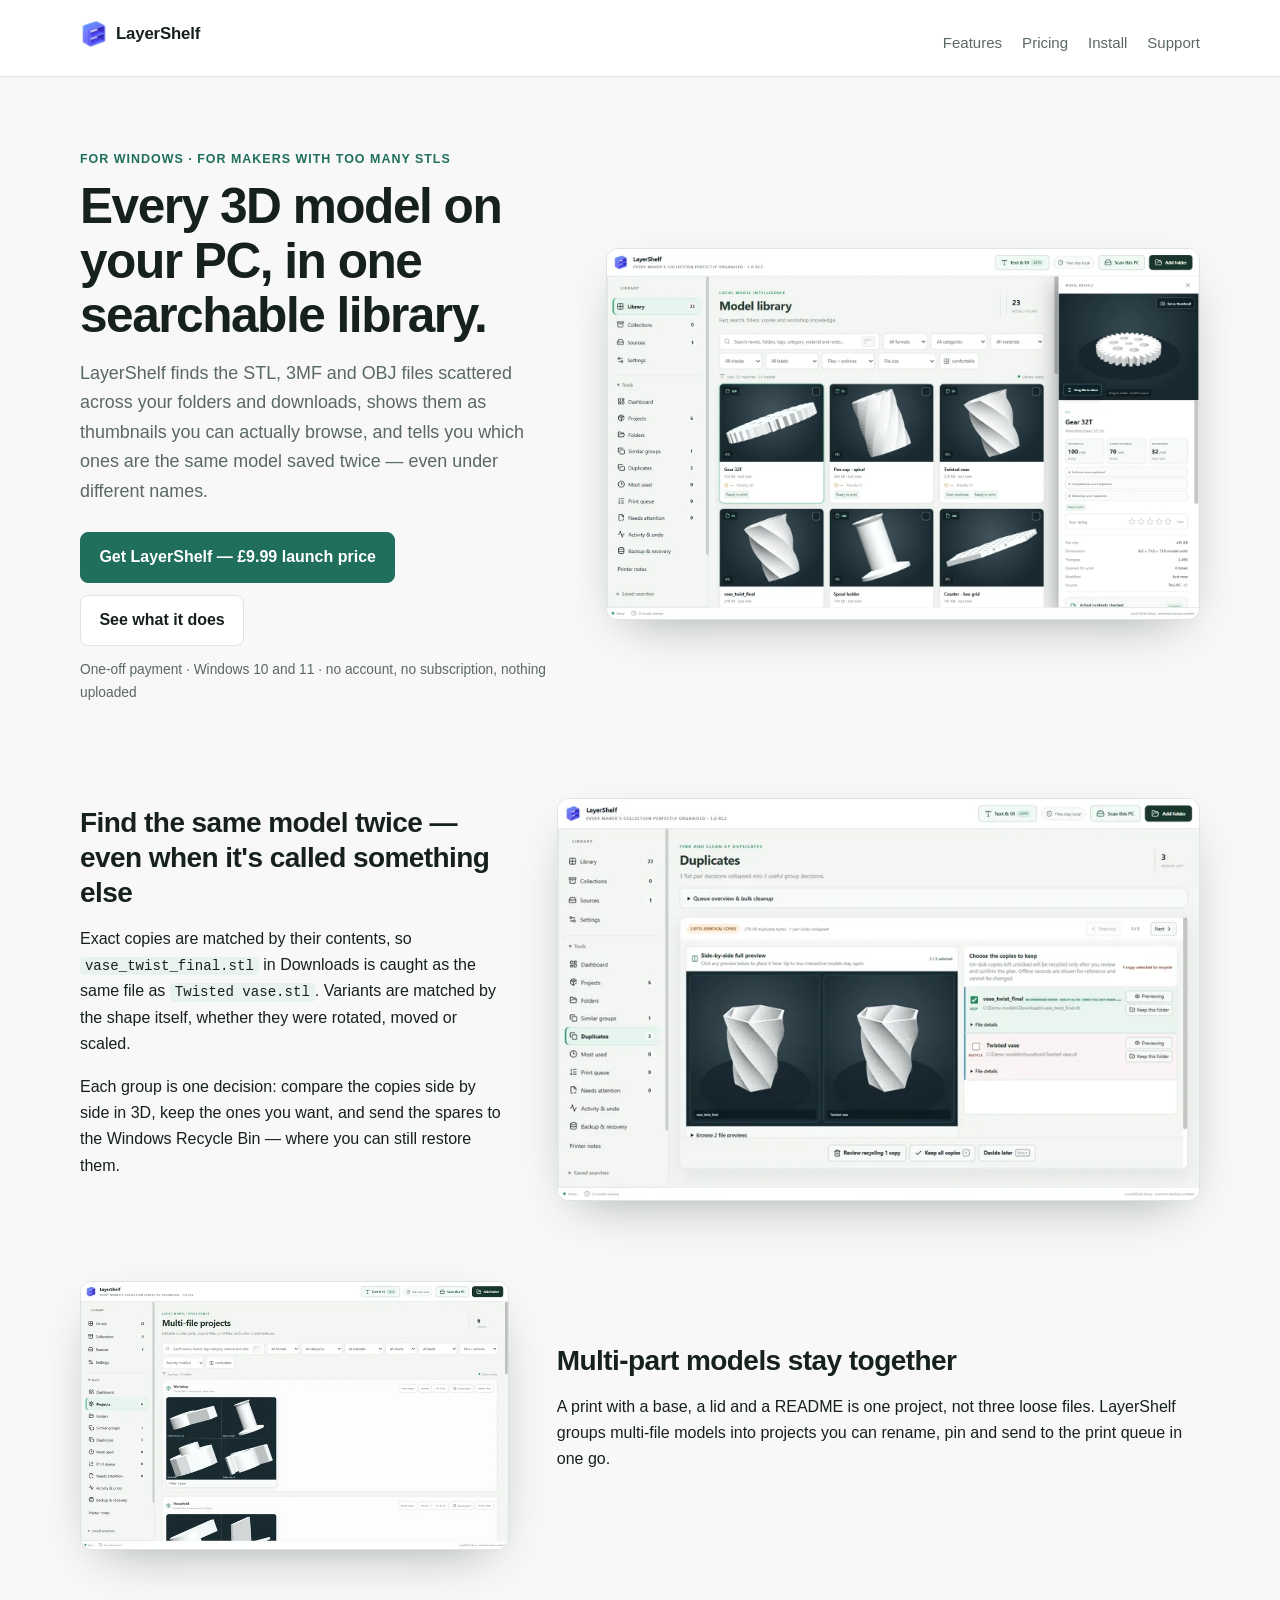
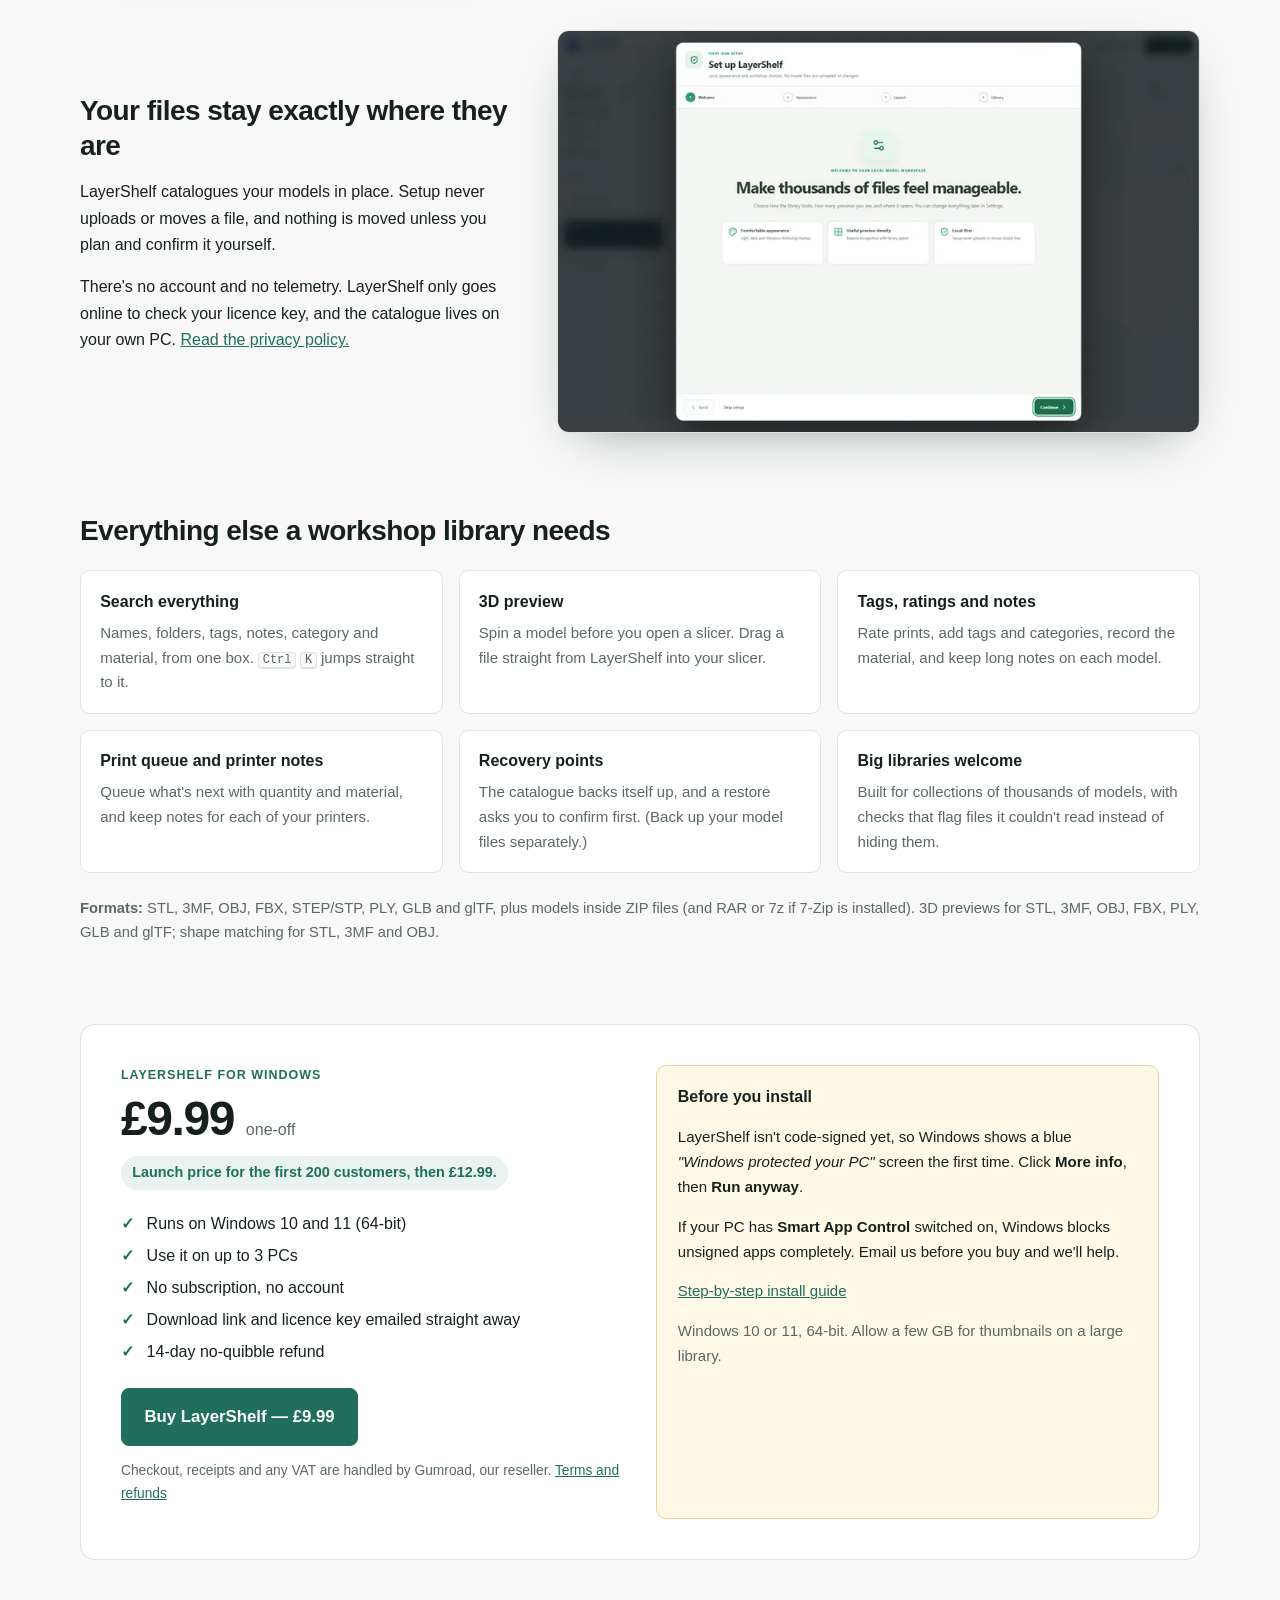
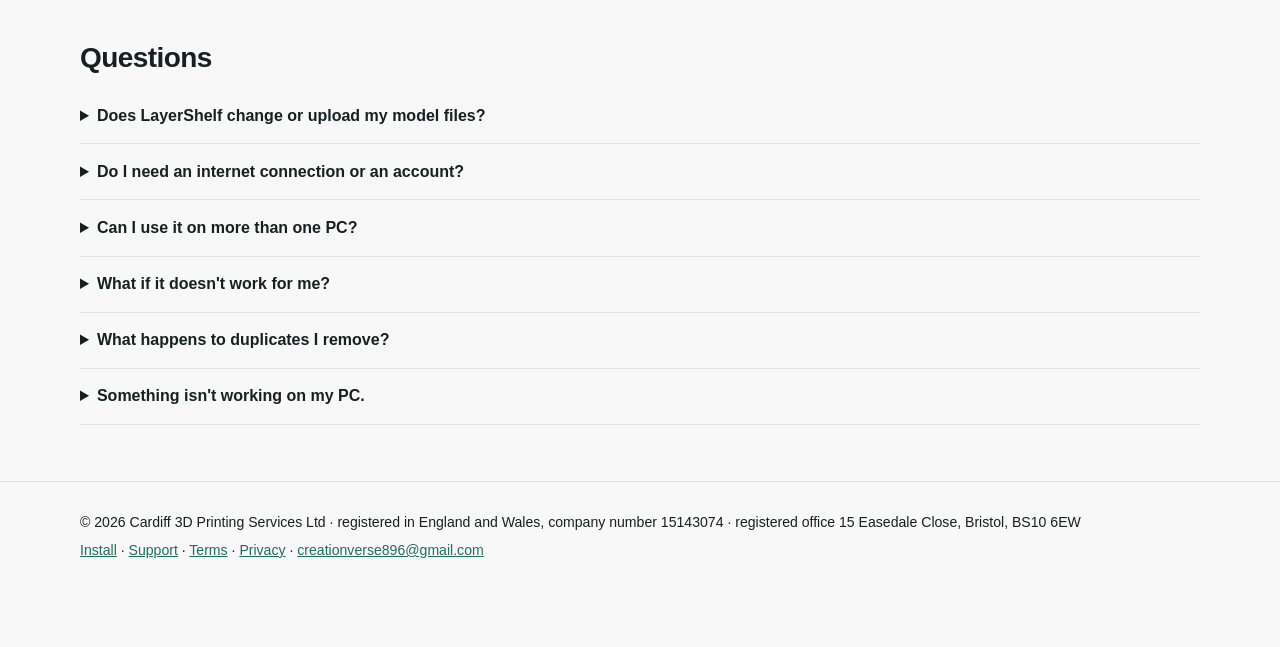
<file: index.html>
<!DOCTYPE html>
<html lang="en-GB">
<head>
<meta charset="utf-8">
<meta name="viewport" content="width=device-width, initial-scale=1">
<title>LayerShelf — every maker's collection, perfectly organised</title>
<meta name="description" content="LayerShelf turns the STL, 3MF and OBJ files scattered across your Windows PC into one searchable library, and shows you which ones are the same model saved twice. Local only: no account, no uploads. One-off payment: £9.99 launch price for the first 200 customers, then £12.99.">
<meta property="og:title" content="LayerShelf — every maker's collection, perfectly organised">
<meta property="og:description" content="One searchable library for every 3D model on your PC. Finds duplicates, even under different names. Local only, one-off £9.99 launch price.">
<meta property="og:image" content="images/library.webp">
<link rel="icon" href="images/favicon-32.png" type="image/png">
<link rel="stylesheet" href="styles.css">
</head>
<body class="landing">
<header class="site">
  <div class="wrap wide">
    <a class="brand" href="index.html"><img src="images/icon-128.png" alt="" width="28" height="28"> LayerShelf</a>
    <nav>
      <a href="#features">Features</a>
      <a href="#pricing">Pricing</a>
      <a href="install.html">Install</a>
      <a href="support.html">Support</a>
    </nav>
  </div>
</header>

<main>
  <section class="hero wrap wide">
    <div class="hero-copy">
      <p class="eyebrow">For Windows · for makers with too many STLs</p>
      <h1>Every 3D model on your PC, in one searchable library.</h1>
      <p class="lede">LayerShelf finds the STL, 3MF and OBJ files scattered across your folders and downloads, shows
        them as thumbnails you can actually browse, and tells you which ones are the same model saved twice —
        even under different names.</p>
      <div class="cta-row">
        <a class="button primary" href="#pricing">Get LayerShelf — £9.99 launch price</a>
        <a class="button" href="#features">See what it does</a>
      </div>
      <p class="fine">One-off payment · Windows 10 and 11 · no account, no subscription, nothing uploaded</p>
    </div>
    <figure class="shot hero-shot">
      <img src="images/library.webp" srcset="images/library-800.webp 800w, images/library.webp 1600w"
        sizes="(max-width: 900px) 100vw, 1100px" width="1600" height="1000"
        alt="The LayerShelf library: a grid of 3D model thumbnails with a details panel showing a 3D preview of a gear and its quality scores">
    </figure>
  </section>

  <section id="features" class="feature wrap wide">
    <div class="feature-copy">
      <h2>Find the same model twice — even when it's called something else</h2>
      <p>Exact copies are matched by their contents, so <code>vase_twist_final.stl</code> in Downloads is caught as
        the same file as <code>Twisted vase.stl</code>. Variants are matched by the shape itself, whether they were
        rotated, moved or scaled.</p>
      <p>Each group is one decision: compare the copies side by side in 3D, keep the ones you want, and send the
        spares to the Windows Recycle Bin — where you can still restore them.</p>
    </div>
    <figure class="shot">
      <img src="images/duplicates-800.webp" srcset="images/duplicates-800.webp 800w, images/duplicates.webp 1600w"
        sizes="(max-width: 900px) 100vw, 640px" width="1600" height="1000" loading="lazy"
        alt="The Duplicates view comparing two identical twisted vases side by side, with one copy marked to keep and one to recycle">
    </figure>
  </section>

  <section class="feature flip wrap wide">
    <div class="feature-copy">
      <h2>Multi-part models stay together</h2>
      <p>A print with a base, a lid and a README is one project, not three loose files. LayerShelf groups
        multi-file models into projects you can rename, pin and send to the print queue in one go.</p>
    </div>
    <figure class="shot">
      <img src="images/projects-800.webp" srcset="images/projects-800.webp 800w, images/projects.webp 1600w"
        sizes="(max-width: 900px) 100vw, 640px" width="1600" height="1000" loading="lazy"
        alt="The Projects view showing a Workshop project with thumbnails of a filament clip, spool holder, knob and cable clip">
    </figure>
  </section>

  <section class="feature wrap wide">
    <div class="feature-copy">
      <h2>Your files stay exactly where they are</h2>
      <p>LayerShelf catalogues your models in place. Setup never uploads or moves a file, and nothing is moved
        unless you plan and confirm it yourself.</p>
      <p>There's no account and no telemetry. LayerShelf only goes online to check your licence key, and the
        catalogue lives on your own PC. <a href="privacy.html">Read the privacy policy.</a></p>
    </div>
    <figure class="shot">
      <img src="images/setup-800.webp" srcset="images/setup-800.webp 800w, images/setup.webp 1600w"
        sizes="(max-width: 900px) 100vw, 640px" width="1600" height="1000" loading="lazy"
        alt="LayerShelf's first-run setup: Make thousands of files feel manageable, with cards for appearance, preview density and local-first">
    </figure>
  </section>

  <section class="wrap wide">
    <h2 class="section-title">Everything else a workshop library needs</h2>
    <div class="grid">
      <div class="card"><h3>Search everything</h3><p>Names, folders, tags, notes, category and material, from one box. <kbd>Ctrl</kbd> <kbd>K</kbd> jumps straight to it.</p></div>
      <div class="card"><h3>3D preview</h3><p>Spin a model before you open a slicer. Drag a file straight from LayerShelf into your slicer.</p></div>
      <div class="card"><h3>Tags, ratings and notes</h3><p>Rate prints, add tags and categories, record the material, and keep long notes on each model.</p></div>
      <div class="card"><h3>Print queue and printer notes</h3><p>Queue what's next with quantity and material, and keep notes for each of your printers.</p></div>
      <div class="card"><h3>Recovery points</h3><p>The catalogue backs itself up, and a restore asks you to confirm first. (Back up your model files separately.)</p></div>
      <div class="card"><h3>Big libraries welcome</h3><p>Built for collections of thousands of models, with checks that flag files it couldn't read instead of hiding them.</p></div>
    </div>
    <p class="formats"><strong>Formats:</strong> STL, 3MF, OBJ, FBX, STEP/STP, PLY, GLB and glTF, plus models inside ZIP files
      (and RAR or 7z if 7-Zip is installed). 3D previews for STL, 3MF, OBJ, FBX, PLY, GLB and glTF; shape matching for STL,
      3MF and OBJ.</p>
  </section>

  <section id="pricing" class="wrap wide">
    <div class="price-card">
      <div>
        <p class="eyebrow">LayerShelf for Windows</p>
        <p class="price">£9.99 <span>one-off</span></p>
        <p class="launch">Launch price for the first 200 customers, then £12.99.</p>
        <ul class="ticks">
          <li>Runs on Windows 10 and 11 (64-bit)</li>
          <li>Use it on up to 3 PCs</li>
          <li>No subscription, no account</li>
          <li>Download link and licence key emailed straight away</li>
          <li>14-day no-quibble refund</li>
        </ul>
        <a class="button primary big" href="https://creationverse.gumroad.com/l/layershelf/LAUNCH200" data-buy>Buy LayerShelf — £9.99</a>
        <p class="fine">Checkout, receipts and any VAT are handled by Gumroad, our reseller.
          <a href="terms.html">Terms and refunds</a></p>
      </div>
      <div class="note">
        <h3>Before you install</h3>
        <p>LayerShelf isn't code-signed yet, so Windows shows a blue <em>"Windows protected your PC"</em> screen the
          first time. Click <strong>More info</strong>, then <strong>Run anyway</strong>.</p>
        <p>If your PC has <strong>Smart App Control</strong> switched on, Windows blocks unsigned apps completely.
          Email us before you buy and we'll help.</p>
        <p><a href="install.html">Step-by-step install guide</a></p>
        <p class="fine">Windows 10 or 11, 64-bit. Allow a few GB for thumbnails on a large library.</p>
      </div>
    </div>
  </section>

  <section class="wrap wide faq">
    <h2 class="section-title">Questions</h2>
    <details><summary>Does LayerShelf change or upload my model files?</summary>
      <p>No. Scanning only reads your files. Nothing is uploaded, and nothing is moved or recycled unless you
        review and confirm it.</p></details>
    <details><summary>Do I need an internet connection or an account?</summary>
      <p>There's no account or sign-in. LayerShelf needs the internet only to check your licence key: once when
        you activate it, then by itself about once a day while you're online. Offline, it keeps working for 30
        days from the last check. Everything else works offline.</p></details>
    <details><summary>Can I use it on more than one PC?</summary>
      <p>Yes, on up to 3 PCs. Replacing a PC and used all 3? Email us and we'll reset your key. See the
        <a href="install.html">install guide</a>.</p></details>
    <details><summary>What if it doesn't work for me?</summary>
      <p>Ask within 14 days for a full refund. Just reply to your receipt email. See
        <a href="terms.html">terms and refunds</a>.</p></details>
    <details><summary>What happens to duplicates I remove?</summary>
      <p>They go to the Windows Recycle Bin, so you can restore them from there until you empty it.</p></details>
    <details><summary>Something isn't working on my PC.</summary>
      <p>Email <a href="mailto:creationverse896@gmail.com">creationverse896@gmail.com</a> — a real person reads
        it. See the <a href="support.html">support page</a> for what to include.</p></details>
  </section>
</main>

<footer class="site">
  <div class="wrap wide">
    <p>© 2026 Cardiff 3D Printing Services Ltd · registered in England and Wales, company number 15143074 ·
      registered office 15 Easedale Close, Bristol, BS10 6EW</p>
    <p><a href="install.html">Install</a> · <a href="support.html">Support</a> · <a href="terms.html">Terms</a> ·
      <a href="privacy.html">Privacy</a> ·
      <a href="mailto:creationverse896@gmail.com">creationverse896@gmail.com</a></p>
  </div>
</footer>
</body>
</html>
</file>
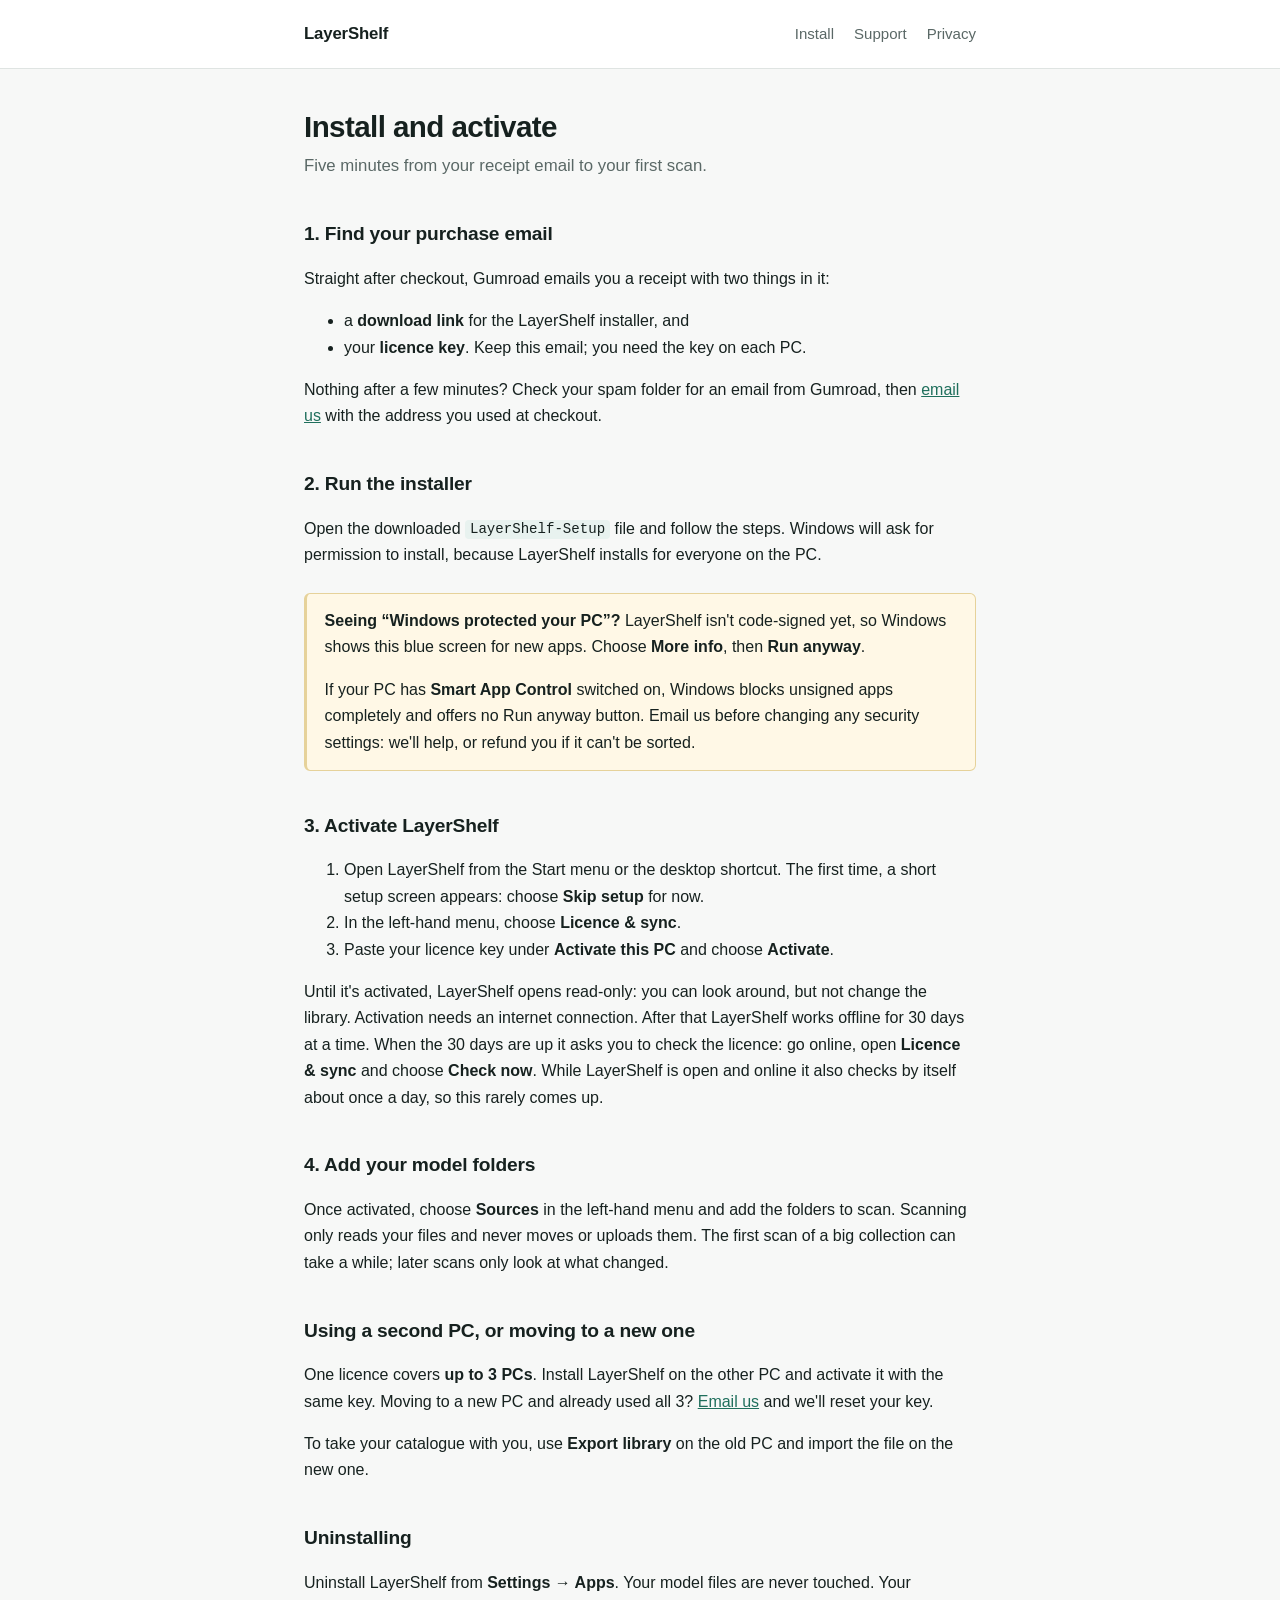
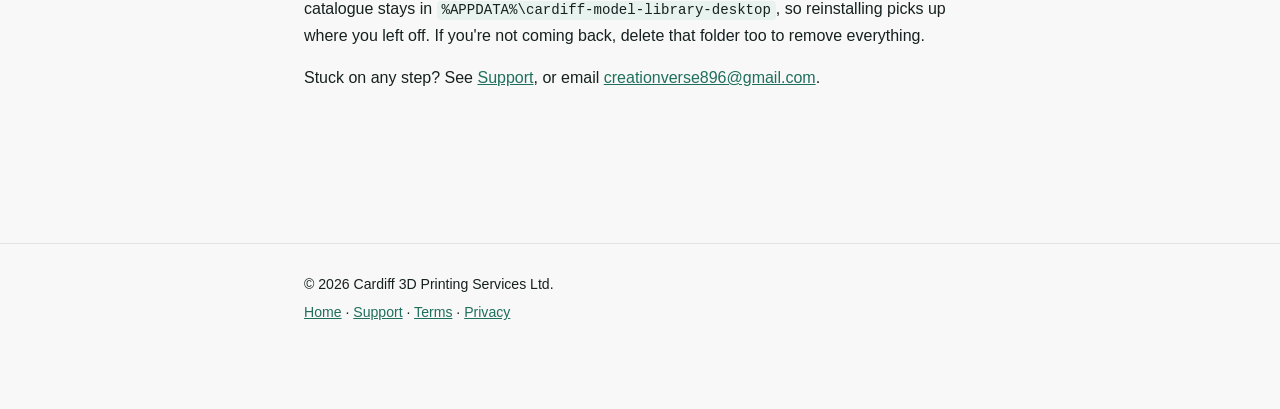
<file: install.html>
<!DOCTYPE html>
<html lang="en-GB">
<head>
<meta charset="utf-8">
<meta name="viewport" content="width=device-width, initial-scale=1">
<title>Install and Activate — LayerShelf</title>
<meta name="description" content="How to download, install and activate LayerShelf for Windows, including the Windows SmartScreen warning and moving to a new PC.">
<link rel="icon" href="images/favicon-32.png" type="image/png">
<link rel="stylesheet" href="styles.css">
</head>
<body>
<header class="site">
  <div class="wrap">
    <a class="brand" href="index.html">LayerShelf</a>
    <nav>
      <a href="install.html">Install</a>
      <a href="support.html">Support</a>
      <a href="privacy.html">Privacy</a>
    </nav>
  </div>
</header>

<main class="wrap">
  <h1>Install and activate</h1>
  <p class="lede">Five minutes from your receipt email to your first scan.</p>

  <h2>1. Find your purchase email</h2>
  <p>Straight after checkout, Gumroad emails you a receipt with two things in it:</p>
  <ul>
    <li>a <strong>download link</strong> for the LayerShelf installer, and</li>
    <li>your <strong>licence key</strong>. Keep this email; you need the key on each PC.</li>
  </ul>
  <p>Nothing after a few minutes? Check your spam folder for an email from Gumroad, then
    <a href="mailto:creationverse896@gmail.com">email us</a> with the address you used at checkout.</p>

  <h2>2. Run the installer</h2>
  <p>Open the downloaded <code>LayerShelf-Setup</code> file and follow the steps. Windows will ask for permission to
    install, because LayerShelf installs for everyone on the PC.</p>
  <div class="callout todo">
    <p><strong>Seeing “Windows protected your PC”?</strong> LayerShelf isn't code-signed yet, so Windows shows this
      blue screen for new apps. Choose <strong>More info</strong>, then <strong>Run anyway</strong>.</p>
    <p>If your PC has <strong>Smart App Control</strong> switched on, Windows blocks unsigned apps completely and
      offers no Run anyway button. Email us before changing any security settings: we'll help, or refund you if
      it can't be sorted.</p>
  </div>

  <h2>3. Activate LayerShelf</h2>
  <ol>
    <li>Open LayerShelf from the Start menu or the desktop shortcut. The first time, a short setup screen
      appears: choose <strong>Skip setup</strong> for now.</li>
    <li>In the left-hand menu, choose <strong>Licence &amp; sync</strong>.</li>
    <li>Paste your licence key under <strong>Activate this PC</strong> and choose <strong>Activate</strong>.</li>
  </ol>
  <p>Until it's activated, LayerShelf opens read-only: you can look around, but not change the library.
    Activation needs an internet connection. After that LayerShelf works offline for 30 days at a time. When the
    30 days are up it asks you to check the licence: go online, open <strong>Licence &amp; sync</strong> and choose
    <strong>Check now</strong>. While LayerShelf is open and online it also checks by itself about once a day, so
    this rarely comes up.</p>

  <h2>4. Add your model folders</h2>
  <p>Once activated, choose <strong>Sources</strong> in the left-hand menu and add the folders to scan. Scanning only reads your files and never moves or uploads
    them. The first scan of a big collection can take a while; later scans only look at what changed.</p>

  <h2>Using a second PC, or moving to a new one</h2>
  <p>One licence covers <strong>up to 3 PCs</strong>. Install LayerShelf on the other PC and activate it with
    the same key. Moving to a new PC and already used all 3? <a href="mailto:creationverse896@gmail.com">Email us</a>
    and we'll reset your key.</p>
  <p>To take your catalogue with you, use <strong>Export library</strong> on the old PC and import the file on the
    new one.</p>

  <h2>Uninstalling</h2>
  <p>Uninstall LayerShelf from <strong>Settings → Apps</strong>. Your model files are never touched. Your
    catalogue stays in <code>%APPDATA%\cardiff-model-library-desktop</code>, so reinstalling picks up where you
    left off. If you're not coming back, delete that folder too to remove everything.</p>

  <p>Stuck on any step? See <a href="support.html">Support</a>, or email
    <a href="mailto:creationverse896@gmail.com">creationverse896@gmail.com</a>.</p>
</main>

<footer class="site">
  <div class="wrap">
    <p>© 2026 Cardiff 3D Printing Services Ltd.</p>
    <p><a href="index.html">Home</a> · <a href="support.html">Support</a> · <a href="terms.html">Terms</a> ·
      <a href="privacy.html">Privacy</a></p>
  </div>
</footer>
</body>
</html>
</file>
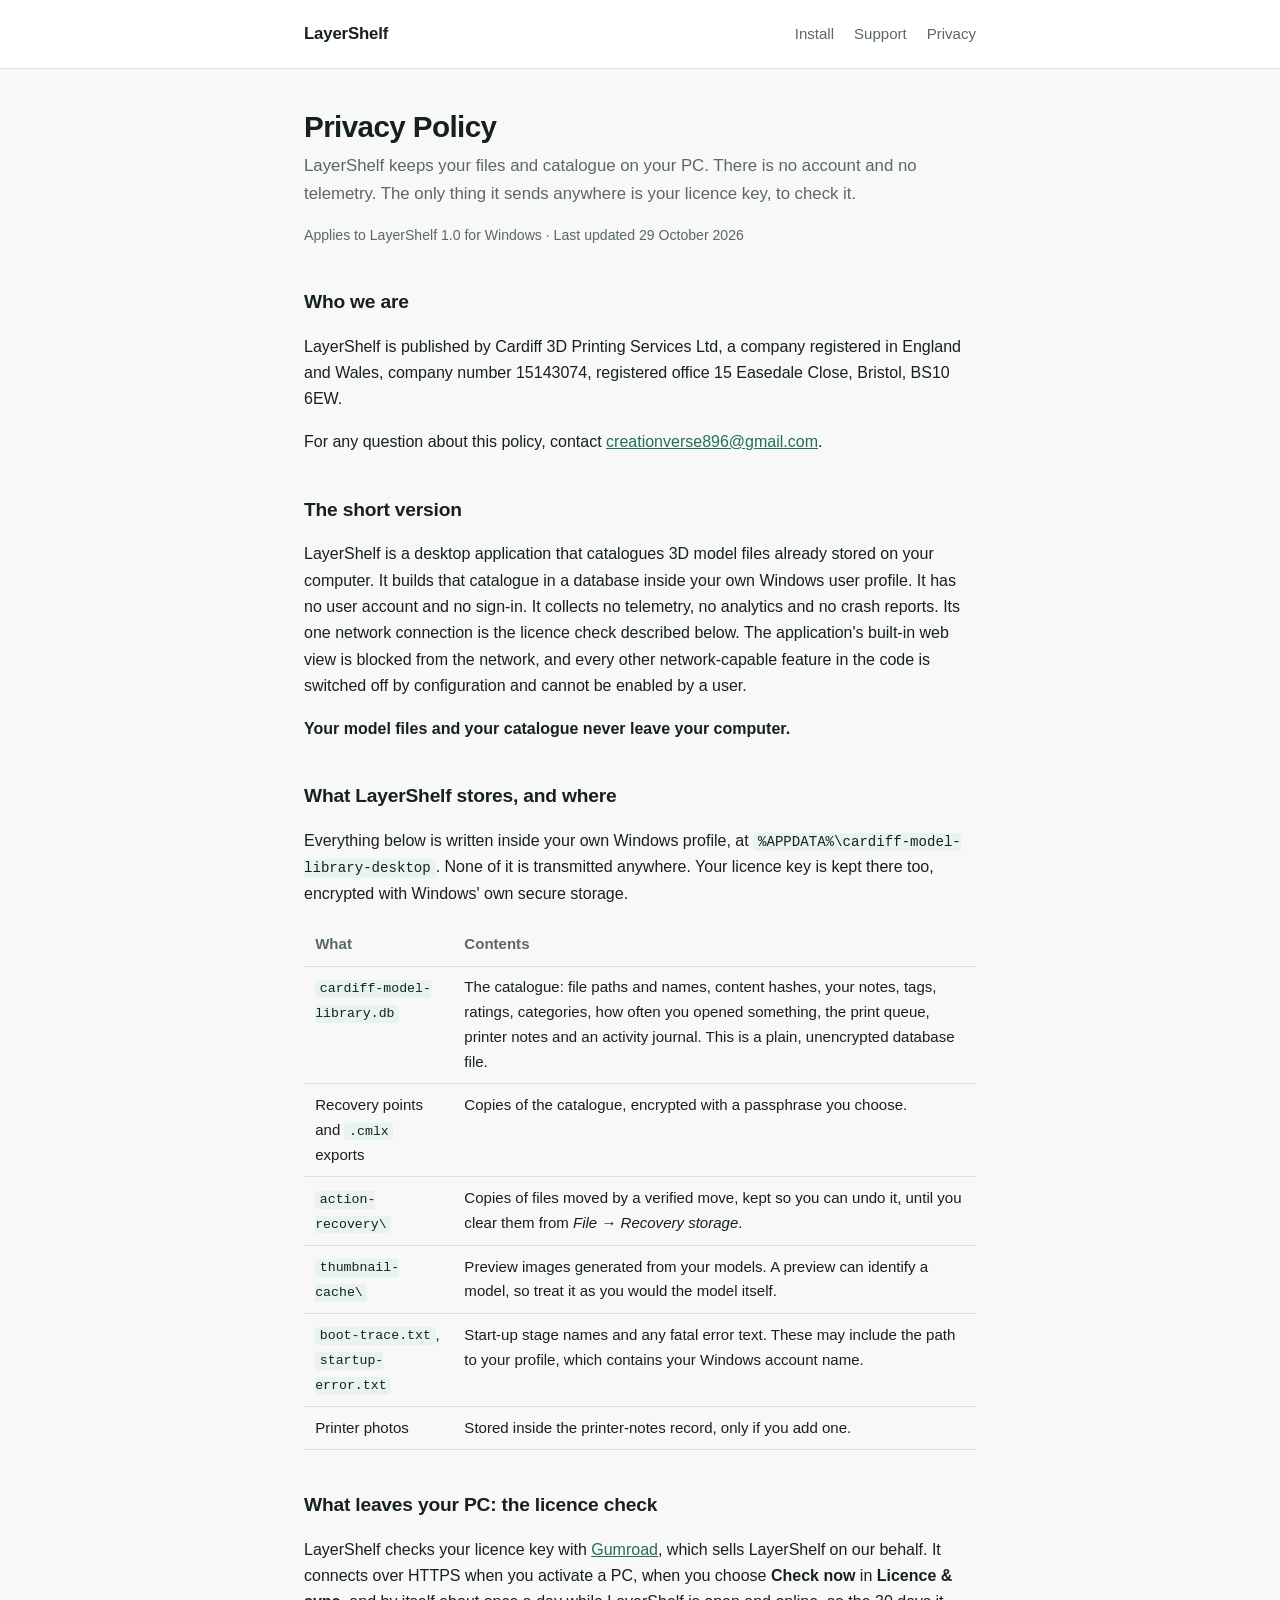
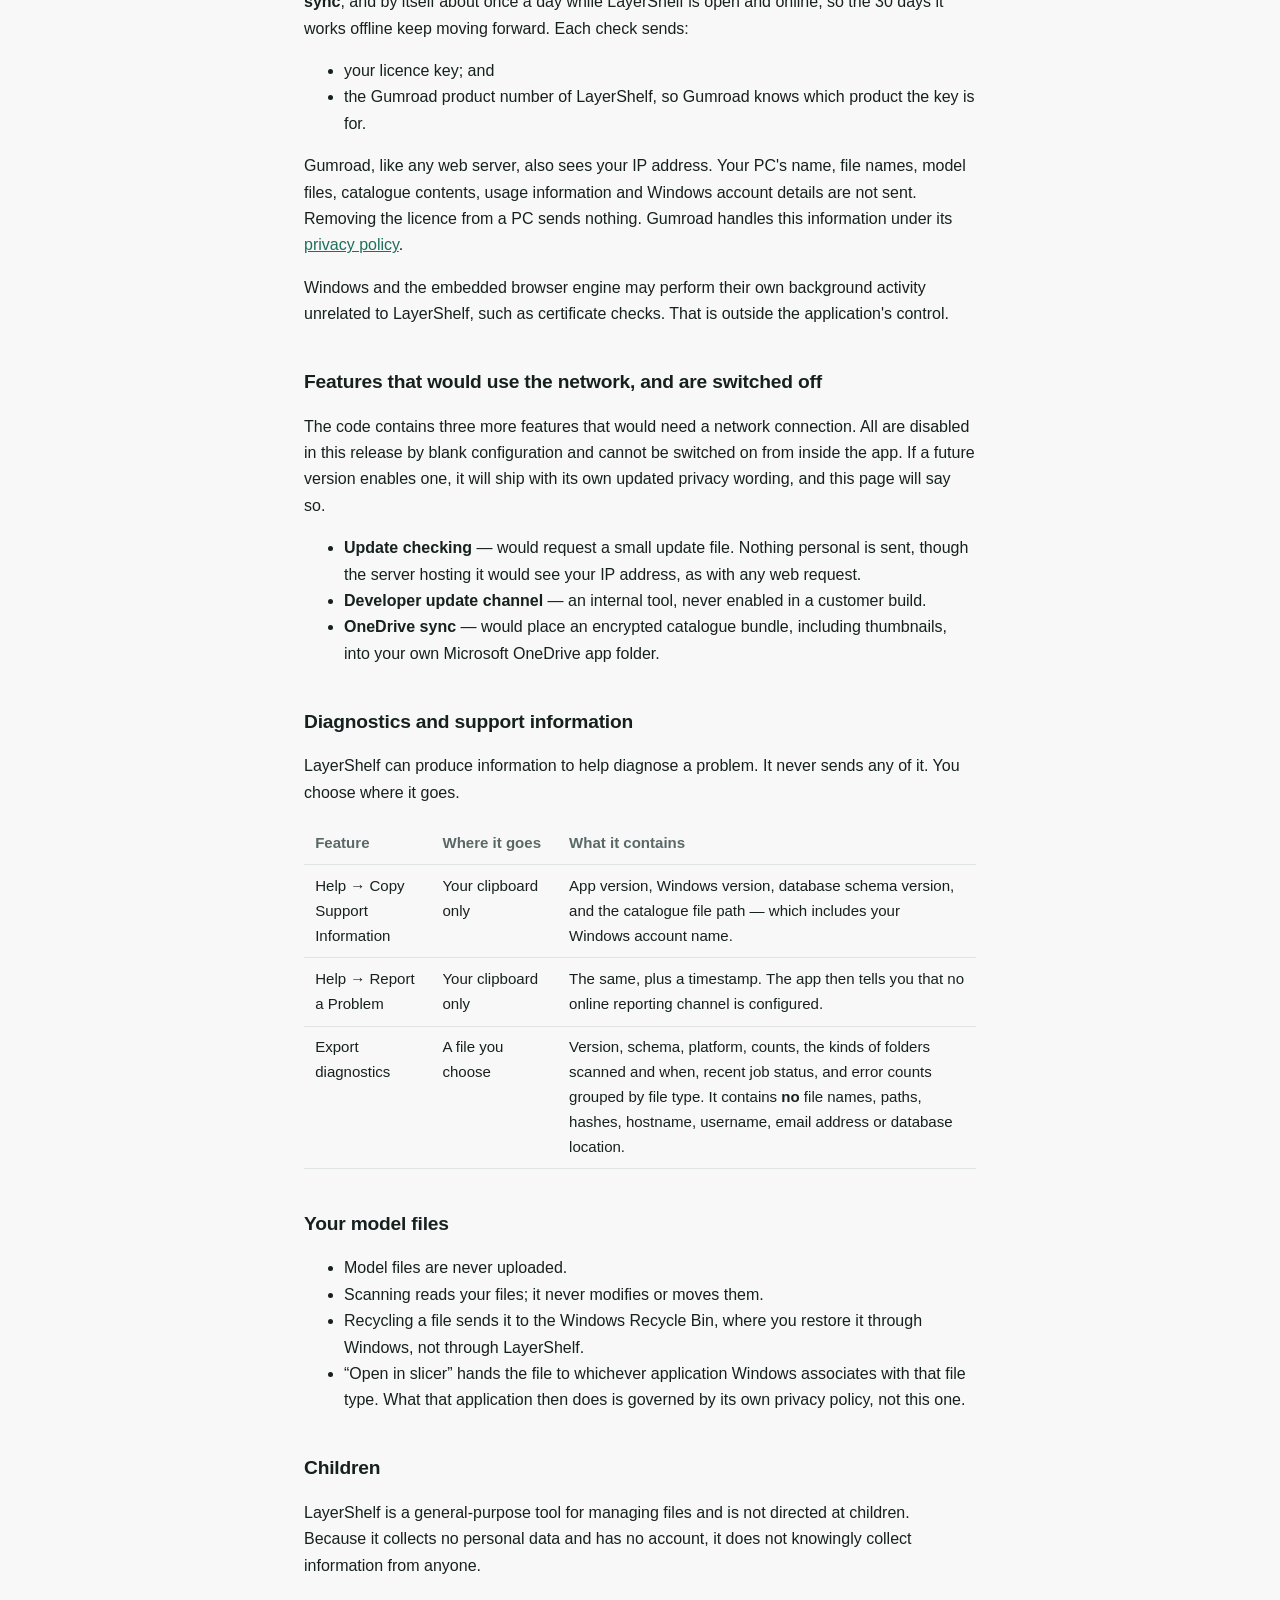
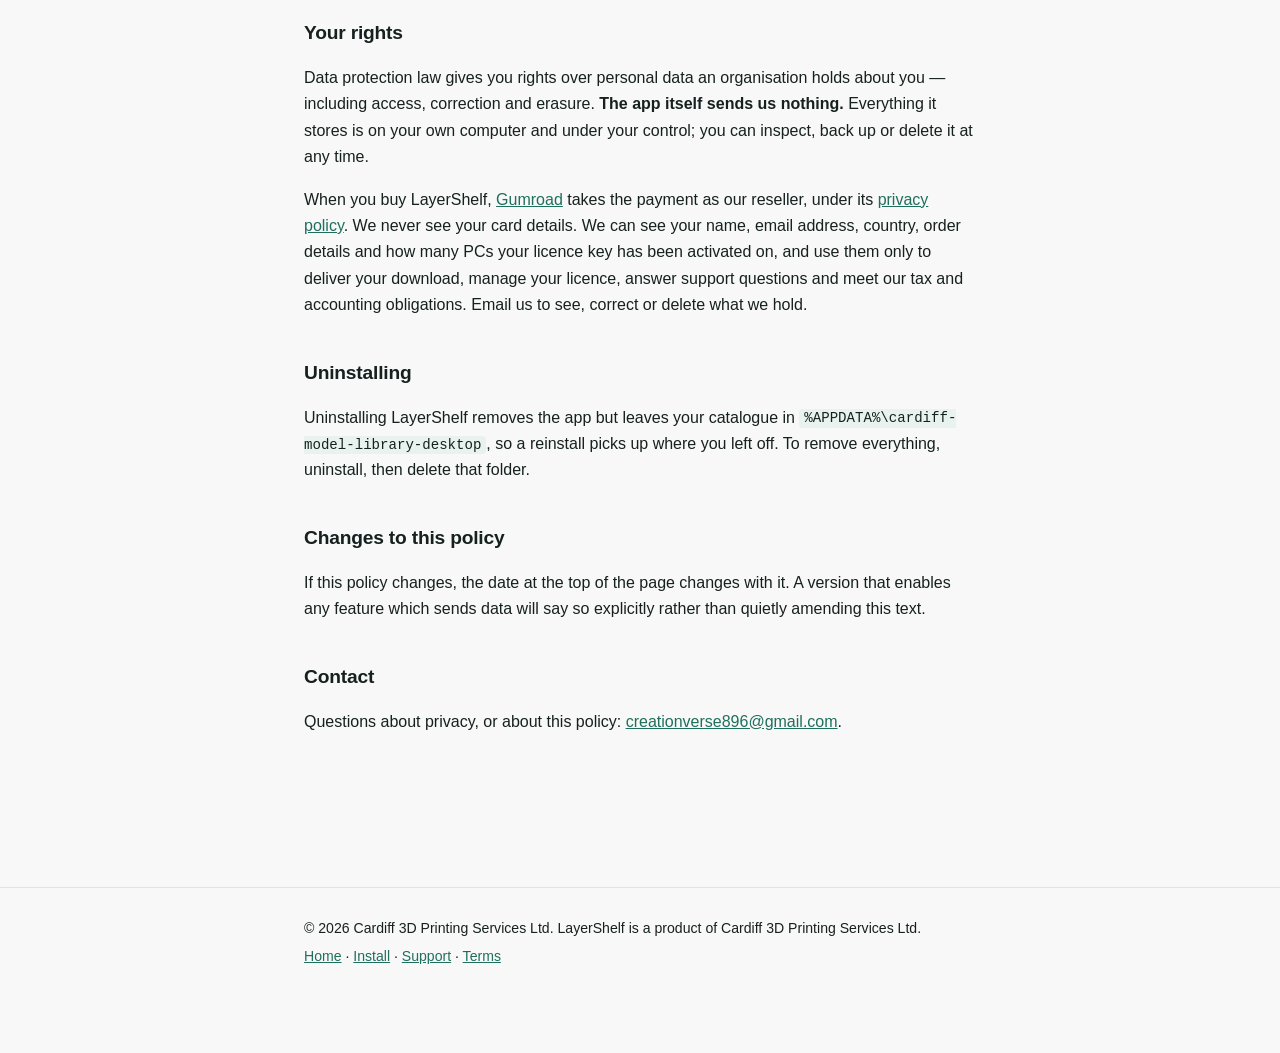
<file: privacy.html>
<!DOCTYPE html>
<html lang="en-GB">
<head>
<meta charset="utf-8">
<meta name="viewport" content="width=device-width, initial-scale=1">
<title>Privacy Policy — LayerShelf</title>
<meta name="description" content="How LayerShelf handles your data. Your files and catalogue stay on your PC: no account, no telemetry, no uploads. Only your licence key is checked online.">
<link rel="icon" href="images/favicon-32.png" type="image/png">
<link rel="stylesheet" href="styles.css">
</head>
<body>
<header class="site">
  <div class="wrap">
    <a class="brand" href="index.html">LayerShelf</a>
    <nav>
      <a href="install.html">Install</a>
      <a href="support.html">Support</a>
      <a href="privacy.html">Privacy</a>
    </nav>
  </div>
</header>

<main class="wrap">
  <h1>Privacy Policy</h1>
  <p class="lede">LayerShelf keeps your files and catalogue on your PC. There is no account and no telemetry. The only
    thing it sends anywhere is your licence key, to check it.</p>
  <p class="updated">Applies to LayerShelf 1.0 for Windows · Last updated 29 October 2026</p>

  <h2>Who we are</h2>
  <p>LayerShelf is published by Cardiff 3D Printing Services Ltd, a company registered in
    England and Wales, company number 15143074,
    registered office 15 Easedale Close, Bristol, BS10 6EW.</p>
  <p>For any question about this policy, contact <a href="mailto:creationverse896@gmail.com">creationverse896@gmail.com</a>.</p>

  <h2>The short version</h2>
  <p>LayerShelf is a desktop application that catalogues 3D model files already stored on your computer. It
    builds that catalogue in a database inside your own Windows user profile. It has no user account and no
    sign-in. It collects no telemetry, no analytics and no crash reports. Its one network connection is the
    licence check described below. The application's built-in web view is blocked from the network, and every
    other network-capable feature in the code is switched off by configuration and cannot be enabled by a user.</p>
  <p><strong>Your model files and your catalogue never leave your computer.</strong></p>

  <h2>What LayerShelf stores, and where</h2>
  <p>Everything below is written inside your own Windows profile, at
    <code>%APPDATA%\cardiff-model-library-desktop</code>. None of it is transmitted anywhere. Your licence key is
    kept there too, encrypted with Windows' own secure storage.</p>
  <table>
    <thead><tr><th>What</th><th>Contents</th></tr></thead>
    <tbody>
      <tr><td><code>cardiff-model-library.db</code></td><td>The catalogue: file paths and names, content hashes, your notes, tags, ratings, categories, how often you opened something, the print queue, printer notes and an activity journal. This is a plain, unencrypted database file.</td></tr>
      <tr><td>Recovery points and <code>.cmlx</code> exports</td><td>Copies of the catalogue, encrypted with a passphrase you choose.</td></tr>
      <tr><td><code>action-recovery\</code></td><td>Copies of files moved by a verified move, kept so you can undo it, until you clear them from <em>File → Recovery storage</em>.</td></tr>
      <tr><td><code>thumbnail-cache\</code></td><td>Preview images generated from your models. A preview can identify a model, so treat it as you would the model itself.</td></tr>
      <tr><td><code>boot-trace.txt</code>, <code>startup-error.txt</code></td><td>Start-up stage names and any fatal error text. These may include the path to your profile, which contains your Windows account name.</td></tr>
      <tr><td>Printer photos</td><td>Stored inside the printer-notes record, only if you add one.</td></tr>
    </tbody>
  </table>

  <h2>What leaves your PC: the licence check</h2>
  <p>LayerShelf checks your licence key with <a href="https://gumroad.com" rel="noopener">Gumroad</a>,
    which sells LayerShelf on our behalf. It connects over HTTPS when you activate a PC, when you choose
    <strong>Check now</strong> in <strong>Licence &amp; sync</strong>, and by itself about once a day while
    LayerShelf is open and online, so the 30 days it works offline keep moving forward. Each check sends:</p>
  <ul>
    <li>your licence key; and</li>
    <li>the Gumroad product number of LayerShelf, so Gumroad knows which product the key is for.</li>
  </ul>
  <p>Gumroad, like any web server, also sees your IP address. Your PC's name, file names, model files, catalogue
    contents, usage information and Windows account details are not sent. Removing the licence from a PC sends
    nothing. Gumroad handles this information under its
    <a href="https://gumroad.com/privacy" rel="noopener">privacy policy</a>.</p>
  <p>Windows and the embedded browser engine may perform their own background activity unrelated to
    LayerShelf, such as certificate checks. That is outside the application's control.</p>

  <h2>Features that would use the network, and are switched off</h2>
  <p>The code contains three more features that would need a network connection. All are disabled in this
    release by blank configuration and cannot be switched on from inside the app. If a future version enables
    one, it will ship with its own updated privacy wording, and this page will say so.</p>
  <ul>
    <li><strong>Update checking</strong> — would request a small update file. Nothing personal is sent, though the server hosting it would see your IP address, as with any web request.</li>
    <li><strong>Developer update channel</strong> — an internal tool, never enabled in a customer build.</li>
    <li><strong>OneDrive sync</strong> — would place an encrypted catalogue bundle, including thumbnails, into your own Microsoft OneDrive app folder.</li>
  </ul>

  <h2>Diagnostics and support information</h2>
  <p>LayerShelf can produce information to help diagnose a problem. It never sends any of it. You choose where
    it goes.</p>
  <table>
    <thead><tr><th>Feature</th><th>Where it goes</th><th>What it contains</th></tr></thead>
    <tbody>
      <tr><td>Help → Copy Support Information</td><td>Your clipboard only</td><td>App version, Windows version, database schema version, and the catalogue file path — which includes your Windows account name.</td></tr>
      <tr><td>Help → Report a Problem</td><td>Your clipboard only</td><td>The same, plus a timestamp. The app then tells you that no online reporting channel is configured.</td></tr>
      <tr><td>Export diagnostics</td><td>A file you choose</td><td>Version, schema, platform, counts, the kinds of folders scanned and when, recent job status, and error counts grouped by file type. It contains <strong>no</strong> file names, paths, hashes, hostname, username, email address or database location.</td></tr>
    </tbody>
  </table>

  <h2>Your model files</h2>
  <ul>
    <li>Model files are never uploaded.</li>
    <li>Scanning reads your files; it never modifies or moves them.</li>
    <li>Recycling a file sends it to the Windows Recycle Bin, where you restore it through Windows, not through LayerShelf.</li>
    <li>“Open in slicer” hands the file to whichever application Windows associates with that file type. What that application then does is governed by its own privacy policy, not this one.</li>
  </ul>

  <h2>Children</h2>
  <p>LayerShelf is a general-purpose tool for managing files and is not directed at children. Because it collects
    no personal data and has no account, it does not knowingly collect information from anyone.</p>

  <h2>Your rights</h2>
  <p>Data protection law gives you rights over personal data an organisation holds about you — including access,
    correction and erasure. <strong>The app itself sends us nothing.</strong> Everything it stores is on your own
    computer and under your control; you can inspect, back up or delete it at any time.</p>
  <p>When you buy LayerShelf, <a href="https://gumroad.com" rel="noopener">Gumroad</a> takes the
    payment as our reseller, under its <a href="https://gumroad.com/privacy" rel="noopener">privacy
    policy</a>. We never see your card details. We can see your name, email address, country, order details and
    how many PCs your licence key has been activated on, and use them only to deliver your download, manage your
    licence, answer support questions and meet our tax and accounting obligations. Email us to see, correct or
    delete what we hold.</p>

  <h2>Uninstalling</h2>
  <p>Uninstalling LayerShelf removes the app but leaves your catalogue in
    <code>%APPDATA%\cardiff-model-library-desktop</code>, so a reinstall picks up where you left off. To remove
    everything, uninstall, then delete that folder.</p>

  <h2>Changes to this policy</h2>
  <p>If this policy changes, the date at the top of the page changes with it. A version that enables any feature
    which sends data will say so explicitly rather than quietly amending this text.</p>

  <h2>Contact</h2>
  <p>Questions about privacy, or about this policy: <a href="mailto:creationverse896@gmail.com">creationverse896@gmail.com</a>.</p>
</main>

<footer class="site">
  <div class="wrap">
    <p>© 2026 Cardiff 3D Printing Services Ltd. LayerShelf is a product of Cardiff 3D Printing Services Ltd.</p>
    <p><a href="index.html">Home</a> · <a href="install.html">Install</a> · <a href="support.html">Support</a> ·
      <a href="terms.html">Terms</a></p>
  </div>
</footer>
</body>
</html>
</file>
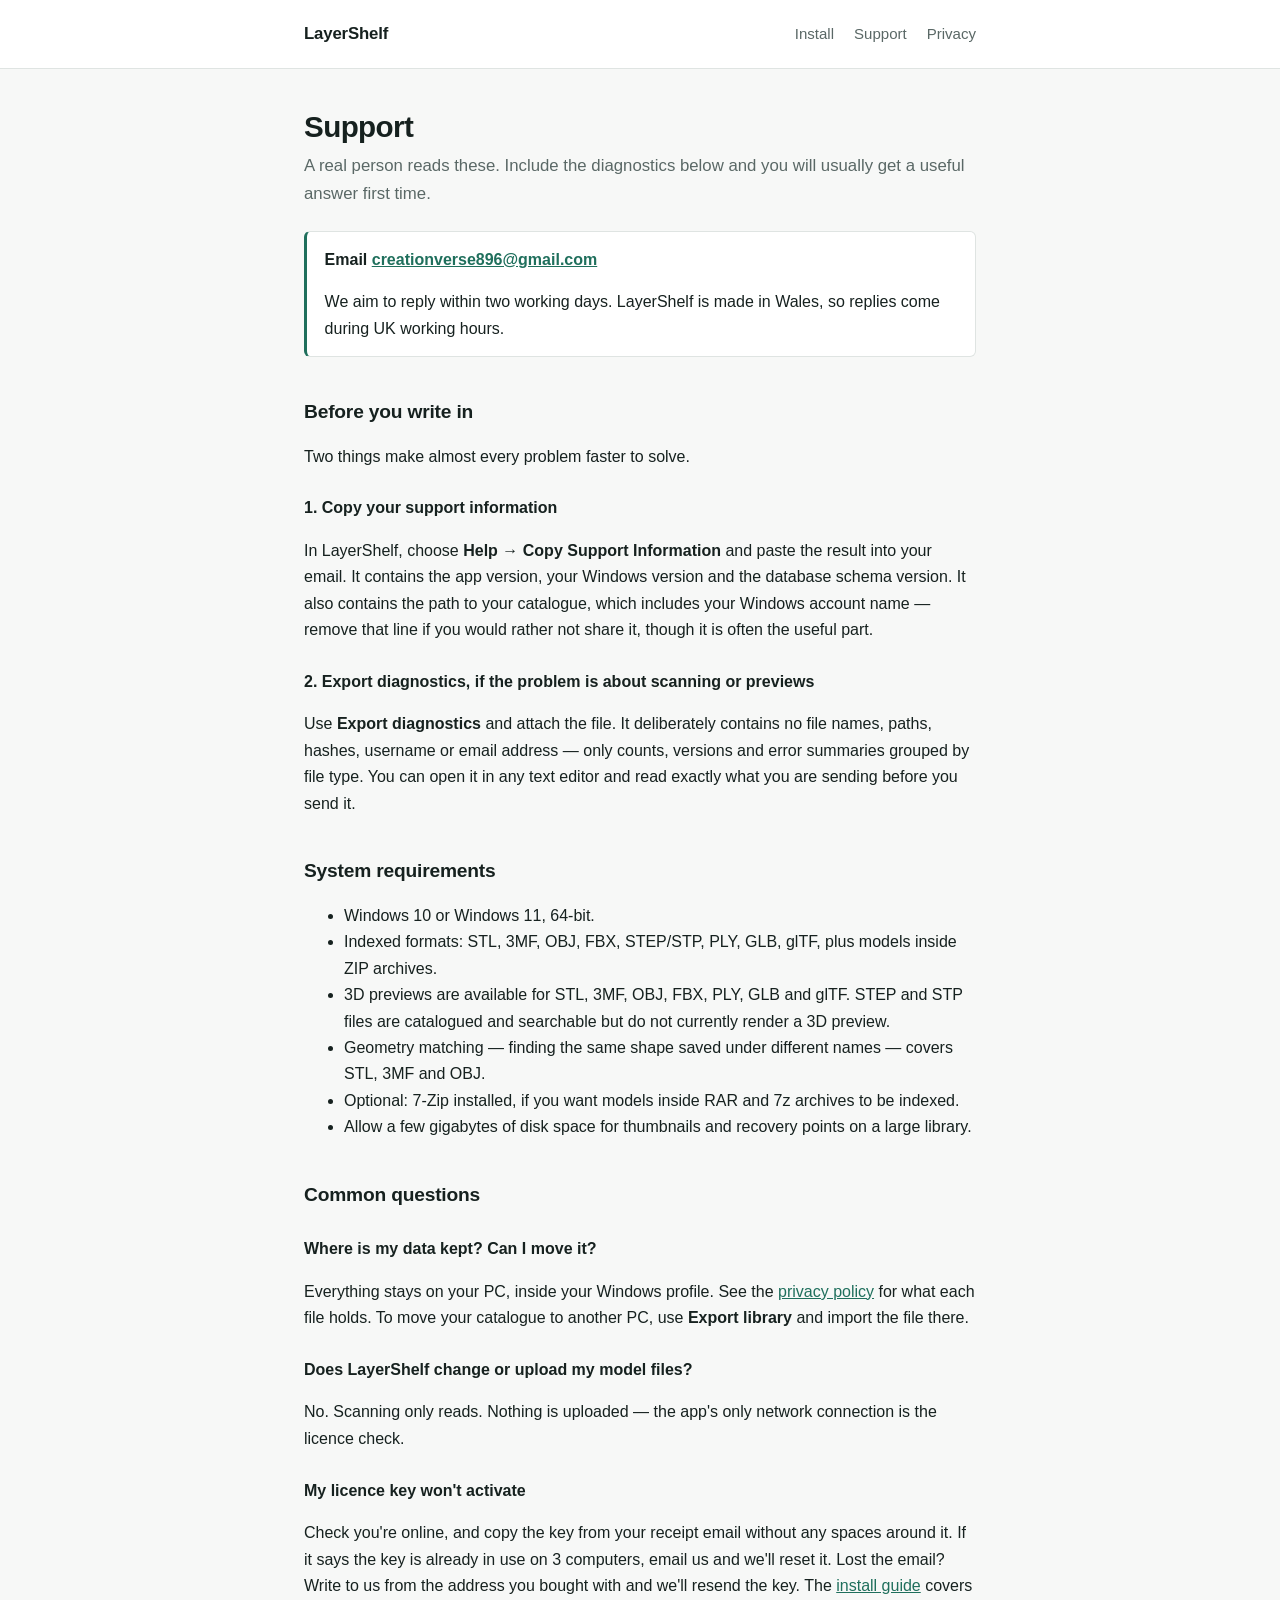
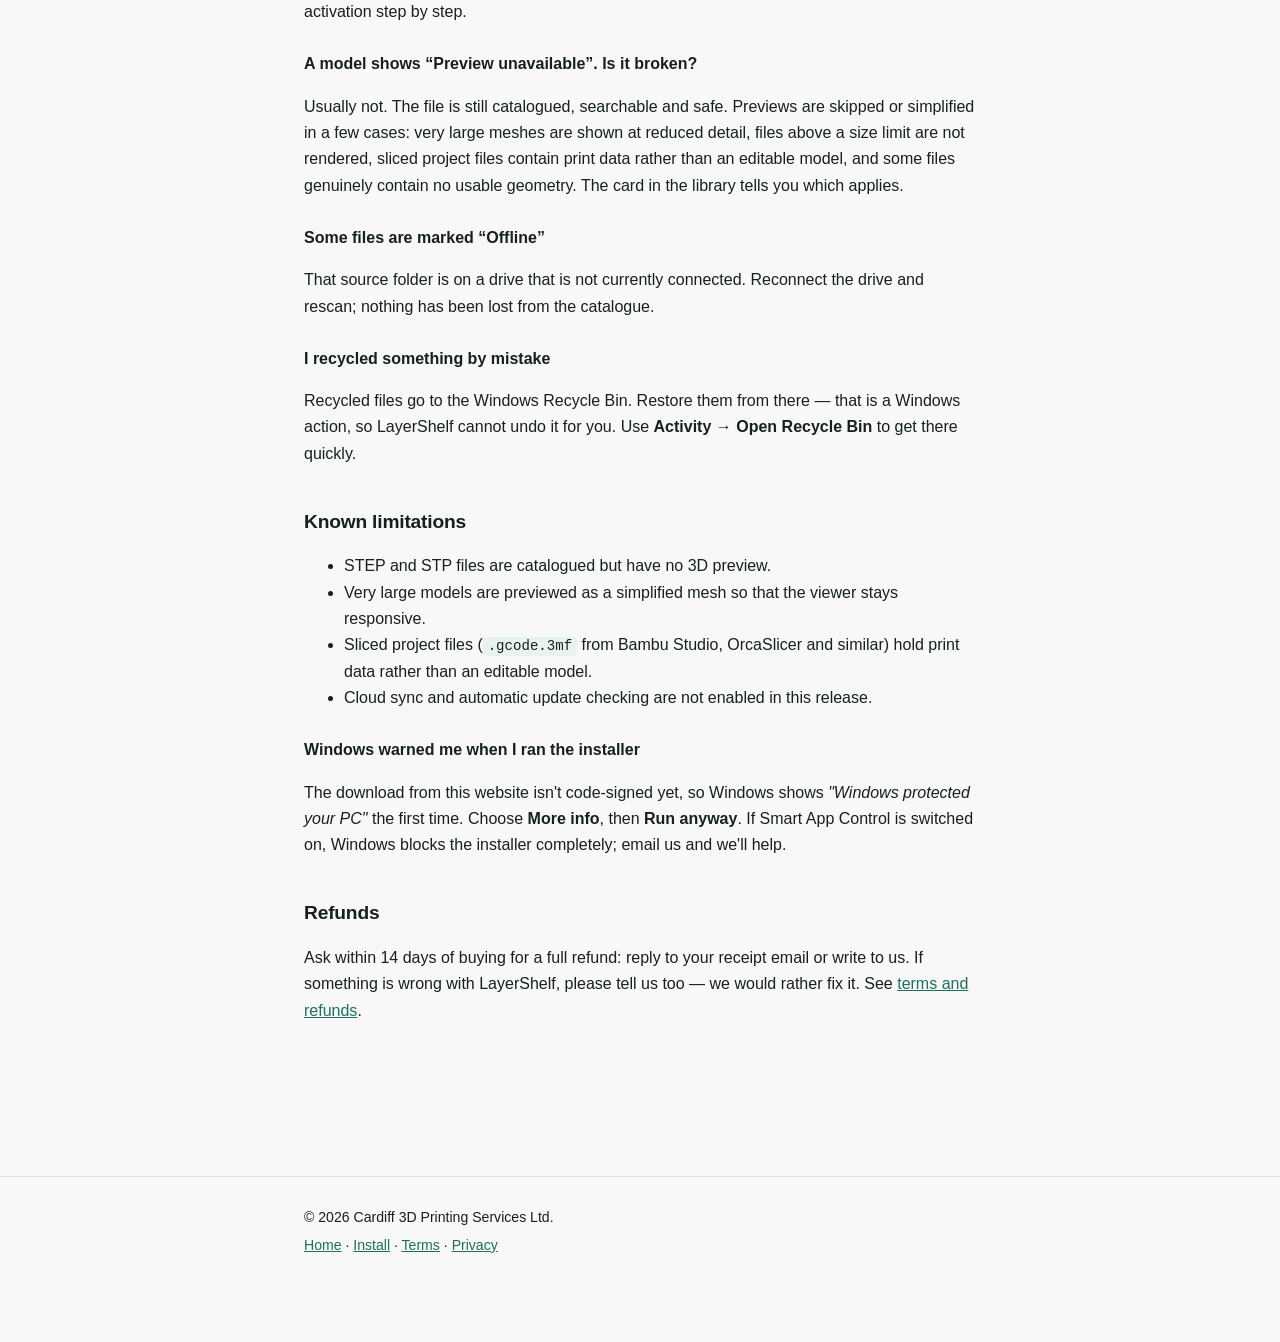
<file: support.html>
<!DOCTYPE html>
<html lang="en-GB">
<head>
<meta charset="utf-8">
<meta name="viewport" content="width=device-width, initial-scale=1">
<title>Support — LayerShelf</title>
<meta name="description" content="Get help with LayerShelf: contact, system requirements, known limitations and how to send useful diagnostics.">
<link rel="icon" href="images/favicon-32.png" type="image/png">
<link rel="stylesheet" href="styles.css">
</head>
<body>
<header class="site">
  <div class="wrap">
    <a class="brand" href="index.html">LayerShelf</a>
    <nav>
      <a href="install.html">Install</a>
      <a href="support.html">Support</a>
      <a href="privacy.html">Privacy</a>
    </nav>
  </div>
</header>

<main class="wrap">
  <h1>Support</h1>
  <p class="lede">A real person reads these. Include the diagnostics below and you will usually get a useful answer first time.</p>

  <div class="callout">
    <p><strong>Email <a href="mailto:creationverse896@gmail.com">creationverse896@gmail.com</a></strong></p>
    <p>We aim to reply within two working days.
      LayerShelf is made in Wales, so replies come during UK working hours.</p>
  </div>

  <h2>Before you write in</h2>
  <p>Two things make almost every problem faster to solve.</p>
  <h3>1. Copy your support information</h3>
  <p>In LayerShelf, choose <strong>Help → Copy Support Information</strong> and paste the result into your email.
    It contains the app version, your Windows version and the database schema version. It also contains the path
    to your catalogue, which includes your Windows account name — remove that line if you would rather not share
    it, though it is often the useful part.</p>
  <h3>2. Export diagnostics, if the problem is about scanning or previews</h3>
  <p>Use <strong>Export diagnostics</strong> and attach the file. It deliberately contains no file names, paths,
    hashes, username or email address — only counts, versions and error summaries grouped by file type. You can
    open it in any text editor and read exactly what you are sending before you send it.</p>

  <h2>System requirements</h2>
  <ul>
    <li>Windows 10 or Windows 11, 64-bit.</li>
    <li>Indexed formats: STL, 3MF, OBJ, FBX, STEP/STP, PLY, GLB, glTF, plus models inside ZIP archives.</li>
    <li>3D previews are available for STL, 3MF, OBJ, FBX, PLY, GLB and glTF. STEP and STP files are catalogued and searchable but do not currently render a 3D preview.</li>
    <li>Geometry matching — finding the same shape saved under different names — covers STL, 3MF and OBJ.</li>
    <li>Optional: 7-Zip installed, if you want models inside RAR and 7z archives to be indexed.</li>
    <li>Allow a few gigabytes of disk space for thumbnails and recovery points on a large library.</li>
  </ul>

  <h2>Common questions</h2>

  <h3>Where is my data kept? Can I move it?</h3>
  <p>Everything stays on your PC, inside your Windows profile. See the <a href="privacy.html">privacy policy</a>
    for what each file holds. To move your catalogue to another PC, use <strong>Export library</strong> and import
    the file there.</p>

  <h3>Does LayerShelf change or upload my model files?</h3>
  <p>No. Scanning only reads. Nothing is uploaded — the app's only network connection is the licence check.</p>

  <h3>My licence key won't activate</h3>
  <p>Check you're online, and copy the key from your receipt email without any spaces around it. If it says the
    key is already in use on 3 computers, email us and we'll reset it. Lost the email? Write to us from the address you bought with and we'll resend the key.
    The <a href="install.html">install guide</a> covers activation step by step.</p>

  <h3>A model shows “Preview unavailable”. Is it broken?</h3>
  <p>Usually not. The file is still catalogued, searchable and safe. Previews are skipped or simplified in a few
    cases: very large meshes are shown at reduced detail, files above a size limit are not rendered, sliced
    project files contain print data rather than an editable model, and some files genuinely contain no usable
    geometry. The card in the library tells you which applies.</p>

  <h3>Some files are marked “Offline”</h3>
  <p>That source folder is on a drive that is not currently connected. Reconnect the drive and rescan; nothing has
    been lost from the catalogue.</p>

  <h3>I recycled something by mistake</h3>
  <p>Recycled files go to the Windows Recycle Bin. Restore them from there — that is a Windows action, so
    LayerShelf cannot undo it for you. Use <strong>Activity → Open Recycle Bin</strong> to get there quickly.</p>

  <h2>Known limitations</h2>
  <ul>
    <li>STEP and STP files are catalogued but have no 3D preview.</li>
    <li>Very large models are previewed as a simplified mesh so that the viewer stays responsive.</li>
    <li>Sliced project files (<code>.gcode.3mf</code> from Bambu Studio, OrcaSlicer and similar) hold print data rather than an editable model.</li>
    <li>Cloud sync and automatic update checking are not enabled in this release.</li>
  </ul>

  <h3>Windows warned me when I ran the installer</h3>
  <p>The download from this website isn't code-signed yet, so Windows shows <em>"Windows protected your PC"</em>
    the first time. Choose <strong>More info</strong>, then <strong>Run anyway</strong>. If Smart App Control is
    switched on, Windows blocks the installer completely; email us and we'll help.</p>

  <h2>Refunds</h2>
  <p>Ask within 14 days of buying for a full refund: reply to your receipt email or write to us. If something is
    wrong with LayerShelf, please tell us too — we would rather fix it. See <a href="terms.html">terms and
    refunds</a>.</p>
</main>

<footer class="site">
  <div class="wrap">
    <p>© 2026 Cardiff 3D Printing Services Ltd.</p>
    <p><a href="index.html">Home</a> · <a href="install.html">Install</a> · <a href="terms.html">Terms</a> ·
      <a href="privacy.html">Privacy</a></p>
  </div>
</footer>
</body>
</html>
</file>
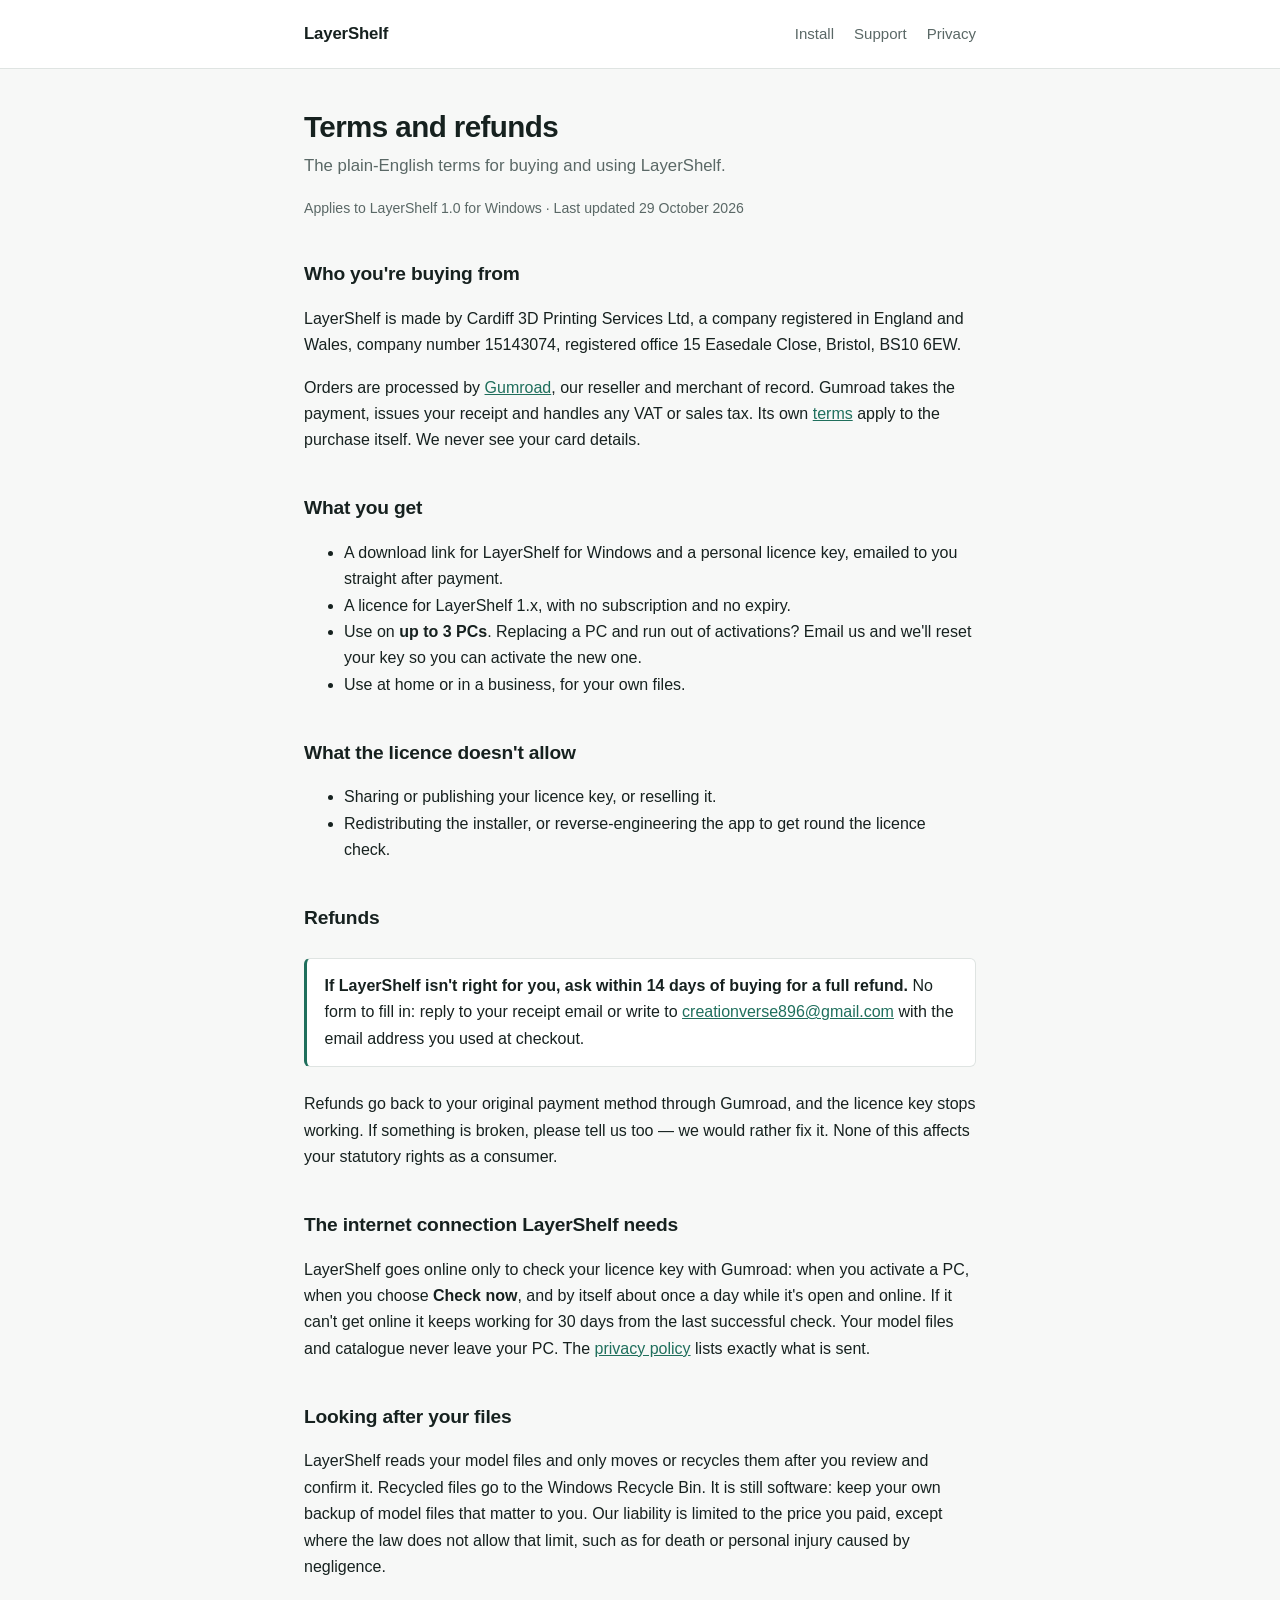
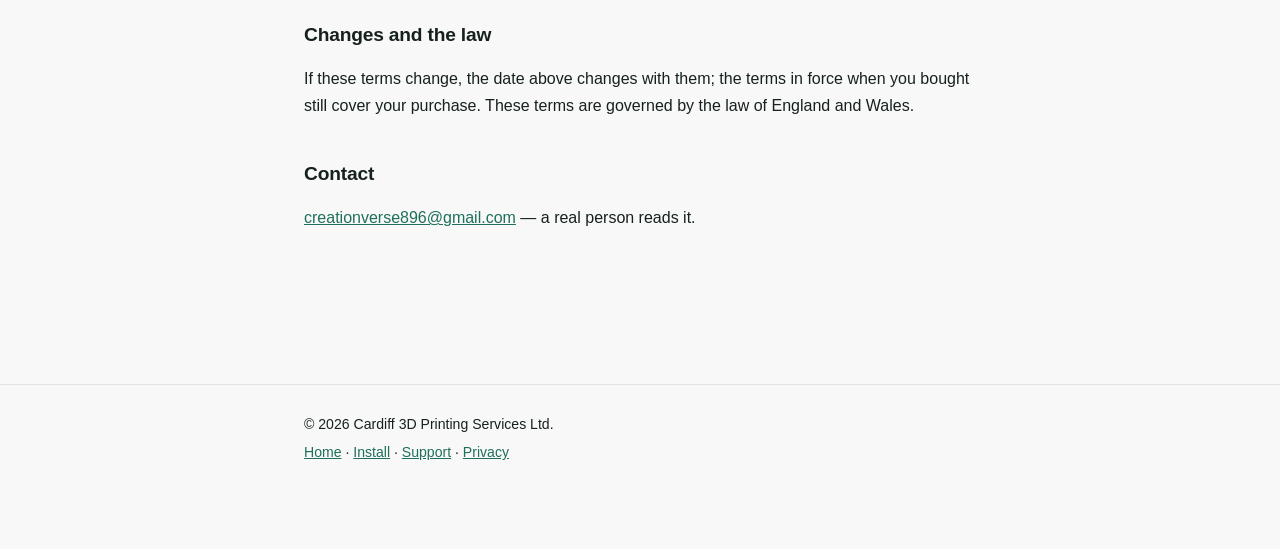
<file: terms.html>
<!DOCTYPE html>
<html lang="en-GB">
<head>
<meta charset="utf-8">
<meta name="viewport" content="width=device-width, initial-scale=1">
<title>Terms and Refunds — LayerShelf</title>
<meta name="description" content="The terms for buying and using LayerShelf for Windows: what the licence covers, refunds, and who to contact.">
<link rel="icon" href="images/favicon-32.png" type="image/png">
<link rel="stylesheet" href="styles.css">
</head>
<body>
<header class="site">
  <div class="wrap">
    <a class="brand" href="index.html">LayerShelf</a>
    <nav>
      <a href="install.html">Install</a>
      <a href="support.html">Support</a>
      <a href="privacy.html">Privacy</a>
    </nav>
  </div>
</header>

<main class="wrap">
  <h1>Terms and refunds</h1>
  <p class="lede">The plain-English terms for buying and using LayerShelf.</p>
  <p class="updated">Applies to LayerShelf 1.0 for Windows · Last updated 29 October 2026</p>

  <h2>Who you're buying from</h2>
  <p>LayerShelf is made by Cardiff 3D Printing Services Ltd, a company registered in England and Wales,
    company number 15143074, registered office 15 Easedale Close, Bristol, BS10 6EW.</p>
  <p>Orders are processed by <a href="https://gumroad.com" rel="noopener">Gumroad</a>, our
    reseller and merchant of record. Gumroad takes the payment, issues your receipt and handles any VAT or
    sales tax. Its own <a href="https://gumroad.com/terms" rel="noopener">terms</a> apply to
    the purchase itself. We never see your card details.</p>

  <h2>What you get</h2>
  <ul>
    <li>A download link for LayerShelf for Windows and a personal licence key, emailed to you straight after
      payment.</li>
    <li>A licence for LayerShelf 1.x, with no subscription and no expiry.</li>
    <li>Use on <strong>up to 3 PCs</strong>. Replacing a PC and run out of activations? Email us and we'll reset
      your key so you can activate the new one.</li>
    <li>Use at home or in a business, for your own files.</li>
  </ul>

  <h2>What the licence doesn't allow</h2>
  <ul>
    <li>Sharing or publishing your licence key, or reselling it.</li>
    <li>Redistributing the installer, or reverse-engineering the app to get round the licence check.</li>
  </ul>

  <h2>Refunds</h2>
  <div class="callout">
    <p><strong>If LayerShelf isn't right for you, ask within 14 days of buying for a full refund.</strong>
      No form to fill in: reply to your receipt email or write to
      <a href="mailto:creationverse896@gmail.com">creationverse896@gmail.com</a> with the email address you used
      at checkout.</p>
  </div>
  <p>Refunds go back to your original payment method through Gumroad, and the licence key stops working.
    If something is broken, please tell us too — we would rather fix it. None of this affects your statutory
    rights as a consumer.</p>

  <h2>The internet connection LayerShelf needs</h2>
  <p>LayerShelf goes online only to check your licence key with Gumroad: when you activate a PC, when you choose
    <strong>Check now</strong>, and by itself about once a day while it's open and online. If it can't get online
    it keeps working for 30 days from the last successful check. Your model files and catalogue
    never leave your PC. The <a href="privacy.html">privacy policy</a> lists exactly what is sent.</p>

  <h2>Looking after your files</h2>
  <p>LayerShelf reads your model files and only moves or recycles them after you review and confirm it.
    Recycled files go to the Windows Recycle Bin. It is still software: keep your own backup of model files
    that matter to you. Our liability is limited to the price you paid, except where the law does not allow
    that limit, such as for death or personal injury caused by negligence.</p>

  <h2>Changes and the law</h2>
  <p>If these terms change, the date above changes with them; the terms in force when you bought still cover
    your purchase. These terms are governed by the law of England and Wales.</p>

  <h2>Contact</h2>
  <p><a href="mailto:creationverse896@gmail.com">creationverse896@gmail.com</a> — a real person reads it.</p>
</main>

<footer class="site">
  <div class="wrap">
    <p>© 2026 Cardiff 3D Printing Services Ltd.</p>
    <p><a href="index.html">Home</a> · <a href="install.html">Install</a> · <a href="support.html">Support</a> ·
      <a href="privacy.html">Privacy</a></p>
  </div>
</footer>
</body>
</html>
</file>
<file: styles.css>
/* Shared styling for the LayerShelf public pages. Self-contained: no external
   fonts or scripts, so the pages work on any static host and keep loading if a
   CDN is blocked. */
:root {
  --bg: #f7f8f7;
  --surface: #ffffff;
  --text: #16211f;
  --muted: #5a6866;
  --line: #dfe4e2;
  --accent: #1f6f5c;
  --on-accent: #ffffff;
  --accent-soft: #e8f2ef;
  --warn-bg: #fff8e6;
  --warn-line: #e6d29a;
}
@media (prefers-color-scheme: dark) {
  :root:not([data-theme="light"]) {
    --bg: #0f1719;
    --surface: #16211f;
    --text: #e8efec;
    --muted: #9bada9;
    --line: #253330;
    --accent: #5fbfa3;
    --on-accent: #0f1719;
    --accent-soft: #142823;
    --warn-bg: #241f10;
    --warn-line: #4d4326;
  }
}
:root[data-theme="dark"] {
  --bg: #0f1719;
  --surface: #16211f;
  --text: #e8efec;
  --muted: #9bada9;
  --line: #253330;
  --accent: #5fbfa3;
  --on-accent: #0f1719;
  --accent-soft: #142823;
  --warn-bg: #241f10;
  --warn-line: #4d4326;
}

* { box-sizing: border-box; }
html { -webkit-text-size-adjust: 100%; }
body {
  margin: 0;
  background: var(--bg);
  color: var(--text);
  font: 16px/1.65 -apple-system, BlinkMacSystemFont, "Segoe UI", Roboto, Helvetica, Arial, sans-serif;
}
.wrap { max-width: 44rem; margin: 0 auto; padding: 0 16px 5rem; }

header.site {
  border-bottom: 1px solid var(--line);
  background: var(--surface);
  margin-bottom: 2.5rem;
}
header.site .wrap { padding-top: 1.25rem; padding-bottom: 1.25rem; display: flex; gap: 1rem; align-items: baseline; flex-wrap: wrap; }
header.site a.brand { font-weight: 650; color: var(--text); text-decoration: none; font-size: 1.05rem; letter-spacing: -0.01em; }
header.site nav { margin-left: auto; display: flex; gap: 1.25rem; }
header.site nav a { color: var(--muted); text-decoration: none; font-size: 0.94rem; }
header.site nav a:hover, header.site nav a:focus { color: var(--accent); text-decoration: underline; }

h1 { font-size: 1.85rem; line-height: 1.25; letter-spacing: -0.02em; margin: 0 0 0.4rem; }
h2 { font-size: 1.2rem; margin: 2.4rem 0 0.6rem; letter-spacing: -0.01em; }
h3 { font-size: 1rem; margin: 1.6rem 0 0.4rem; }
p, li { color: var(--text); }
a { color: var(--accent); }
.lede { color: var(--muted); font-size: 1.05rem; margin-top: 0; }
.updated { color: var(--muted); font-size: 0.88rem; margin: 0 0 2rem; }

table { border-collapse: collapse; width: 100%; margin: 1rem 0; font-size: 0.94rem; display: block; overflow-x: auto; }
th, td { text-align: left; padding: 0.55rem 0.7rem; border-bottom: 1px solid var(--line); vertical-align: top; }
th { color: var(--muted); font-weight: 600; white-space: nowrap; }
code { background: var(--accent-soft); padding: 0.1em 0.35em; border-radius: 4px; font-size: 0.88em; font-family: ui-monospace, "Cascadia Mono", Consolas, monospace; word-break: break-word; }

.callout {
  background: var(--surface);
  border: 1px solid var(--line);
  border-left: 3px solid var(--accent);
  border-radius: 6px;
  padding: 0.9rem 1.1rem;
  margin: 1.5rem 0;
}
.callout p:first-child { margin-top: 0; }
.callout p:last-child { margin-bottom: 0; }
.todo { background: var(--warn-bg); border: 1px solid var(--warn-line); border-left-width: 3px; }

footer.site { border-top: 1px solid var(--line); margin-top: 3.5rem; padding-top: 1.5rem; color: var(--muted); font-size: 0.88rem; }
footer.site p { margin: 0.3rem 0; }

/* Landing page */
.wrap.wide { max-width: 72rem; }
header.site a.brand { display: inline-flex; align-items: center; gap: 0.5rem; }
header.site a.brand img { border-radius: 6px; }
.landing main > section { padding-bottom: 0; }
.eyebrow { color: var(--accent); font-size: 0.78rem; font-weight: 650; letter-spacing: 0.08em; text-transform: uppercase; margin: 0 0 0.6rem; }
.hero { display: grid; gap: 2.5rem; padding-top: 1rem; }
.hero h1 { font-size: clamp(2rem, 4.2vw, 3.1rem); line-height: 1.1; letter-spacing: -0.03em; margin-bottom: 1rem; max-width: 18ch; }
.hero .lede { font-size: 1.12rem; max-width: 40rem; }
.cta-row { display: flex; flex-wrap: wrap; gap: 0.75rem; margin: 1.6rem 0 0.8rem; }
.button { display: inline-block; padding: 0.7rem 1.15rem; border-radius: 8px; border: 1px solid var(--line); background: var(--surface); color: var(--text); font-weight: 600; text-decoration: none; }
.button:hover, .button:focus-visible { border-color: var(--accent); }
.button.primary { background: var(--accent); border-color: var(--accent); color: var(--on-accent); }
.button.primary:hover, .button.primary:focus-visible { filter: brightness(1.08); }
.button.big { padding: 0.9rem 1.4rem; font-size: 1.05rem; margin-top: 0.4rem; }
.fine { color: var(--muted); font-size: 0.86rem; }
.shot { margin: 0; border-radius: 12px; overflow: hidden; border: 1px solid var(--line); background: var(--surface); box-shadow: 0 18px 50px -24px rgba(16, 33, 31, 0.45); }
.shot img { display: block; width: 100%; height: auto; }
.feature { display: grid; gap: 1.5rem 3rem; align-items: center; margin-top: 5rem; }
.feature h2, .section-title { font-size: clamp(1.35rem, 2.4vw, 1.75rem); line-height: 1.25; letter-spacing: -0.02em; margin: 0 0 0.8rem; }
.section-title { margin-top: 5rem; }
.grid { display: grid; gap: 1rem; grid-template-columns: repeat(auto-fit, minmax(15rem, 1fr)); margin-top: 1.4rem; }
.card { background: var(--surface); border: 1px solid var(--line); border-radius: 10px; padding: 1.1rem 1.2rem; }
.card h3 { margin: 0 0 0.35rem; }
.card p { margin: 0; color: var(--muted); font-size: 0.94rem; }
kbd { font: 0.8em ui-monospace, "Cascadia Mono", Consolas, monospace; border: 1px solid var(--line); border-bottom-width: 2px; border-radius: 4px; padding: 0 0.3em; background: var(--bg); }
.formats { color: var(--muted); font-size: 0.92rem; margin-top: 1.4rem; }
.price-card { display: grid; gap: 2rem; margin-top: 5rem; background: var(--surface); border: 1px solid var(--line); border-radius: 14px; padding: 2rem; }
.price { font-size: 3rem; font-weight: 700; letter-spacing: -0.03em; margin: 0.2rem 0 0.8rem; line-height: 1; }
.price span { font-size: 1rem; font-weight: 500; color: var(--muted); letter-spacing: 0; }
.launch { display: inline-block; margin: 0 0 1rem; padding: 0.3rem 0.7rem; border-radius: 999px; background: var(--accent-soft); color: var(--accent); font-size: 0.9rem; font-weight: 600; }
.ticks { list-style: none; padding: 0; margin: 0 0 1rem; }
.ticks li { padding-left: 1.6rem; position: relative; margin: 0.35rem 0; }
.ticks li::before { content: "✓"; position: absolute; left: 0; color: var(--accent); font-weight: 700; }
.note { background: var(--warn-bg); border: 1px solid var(--warn-line); border-radius: 10px; padding: 1.1rem 1.3rem; }
.note h3 { margin-top: 0; }
.note p { font-size: 0.94rem; }
.faq details { border-bottom: 1px solid var(--line); padding: 0.9rem 0; }
.faq summary { cursor: pointer; font-weight: 600; }
.faq details p { margin: 0.6rem 0 0; color: var(--muted); }

@media (min-width: 900px) {
  .hero { grid-template-columns: minmax(0, 0.9fr) minmax(0, 1.1fr); align-items: center; padding-top: 2rem; }
  .feature { grid-template-columns: minmax(0, 0.8fr) minmax(0, 1.2fr); }
  .feature.flip .feature-copy { order: 2; }
  .price-card { grid-template-columns: 1fr 1fr; padding: 2.5rem; }
  .grid { grid-template-columns: repeat(3, minmax(0, 1fr)); }
}
</file>
